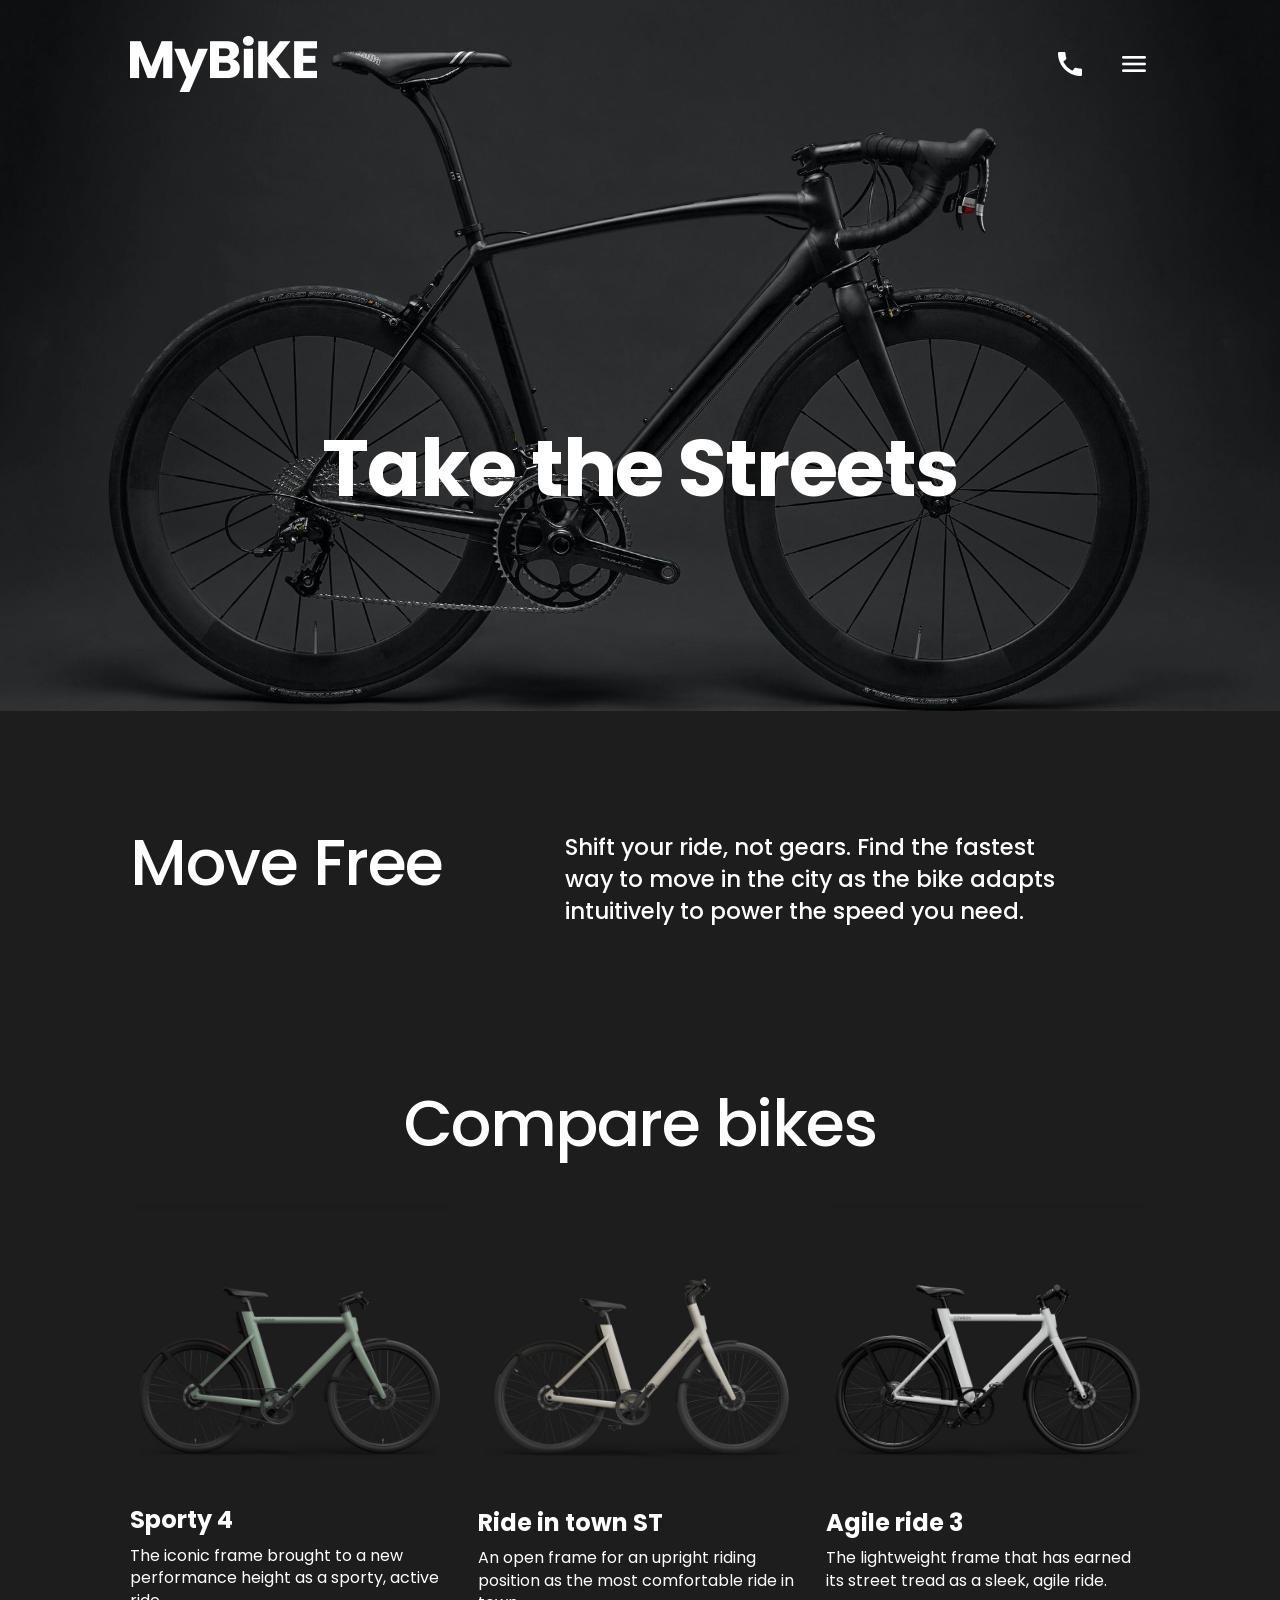
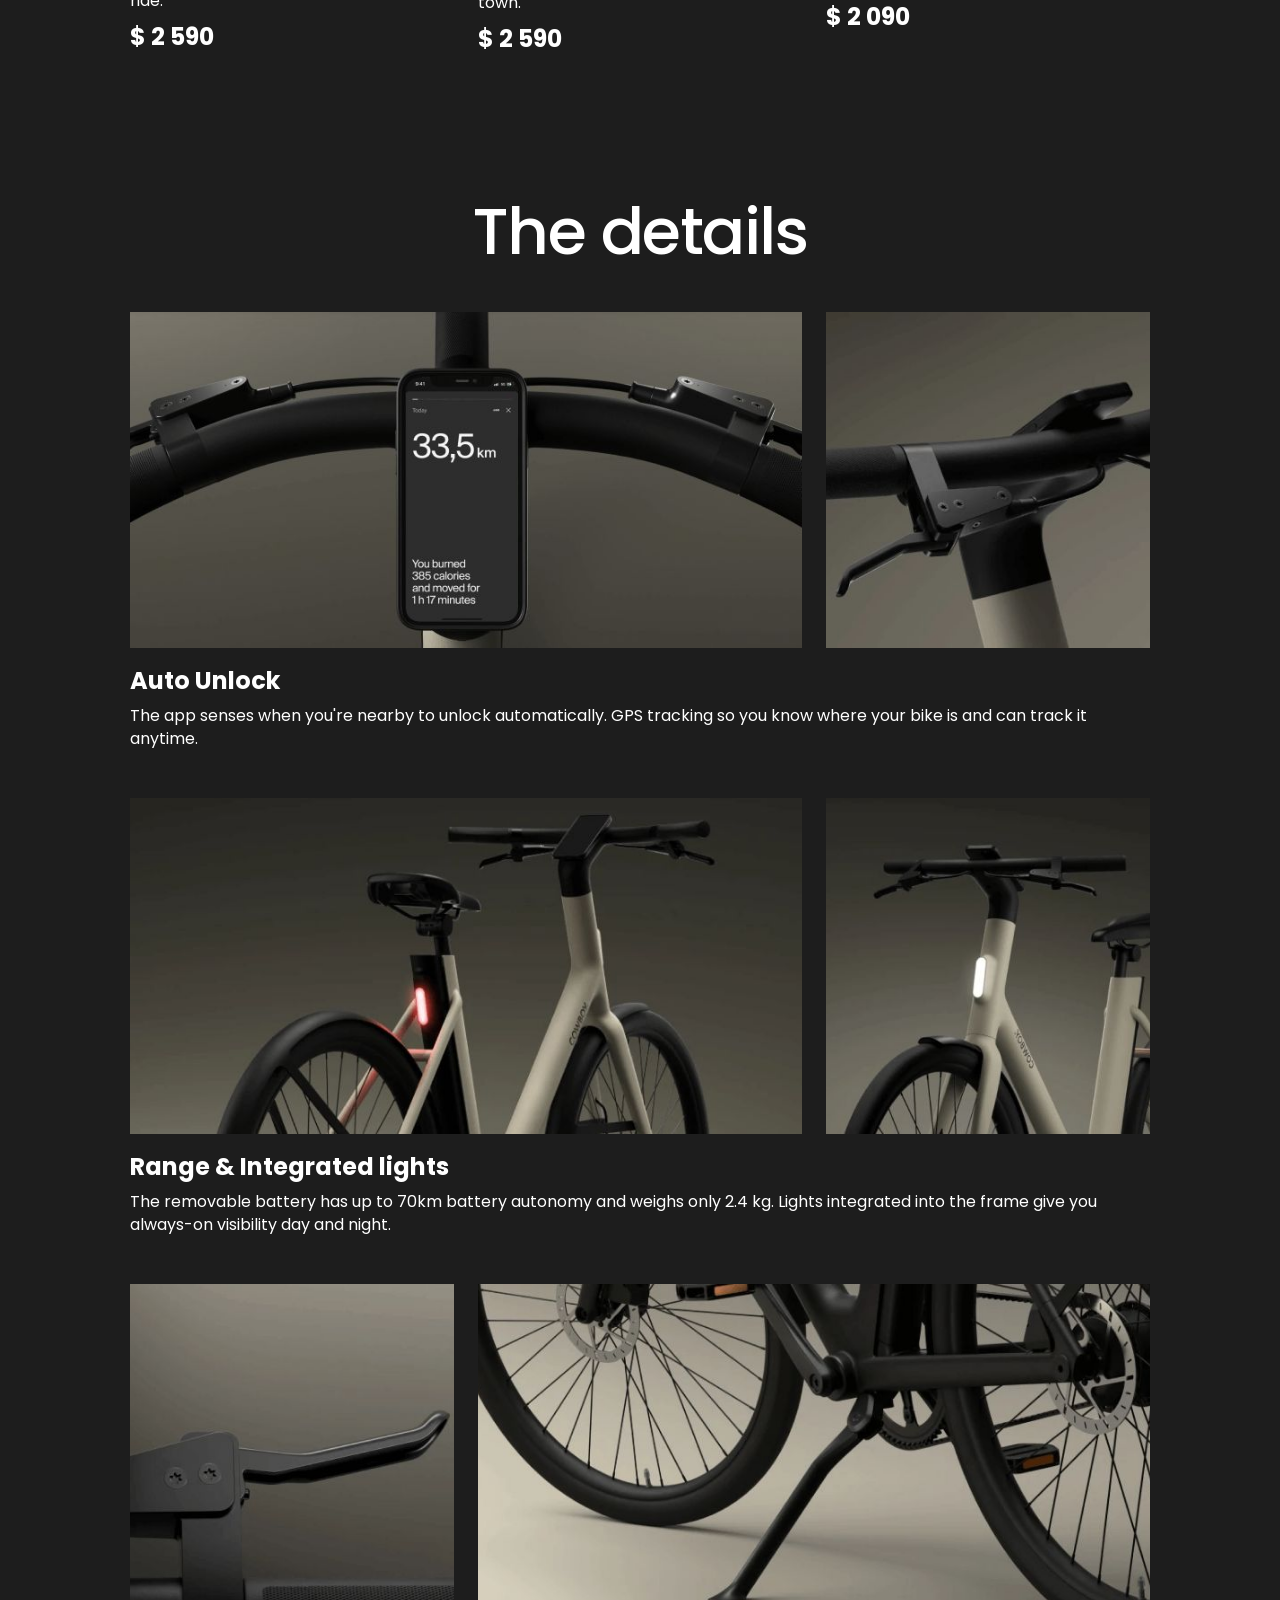
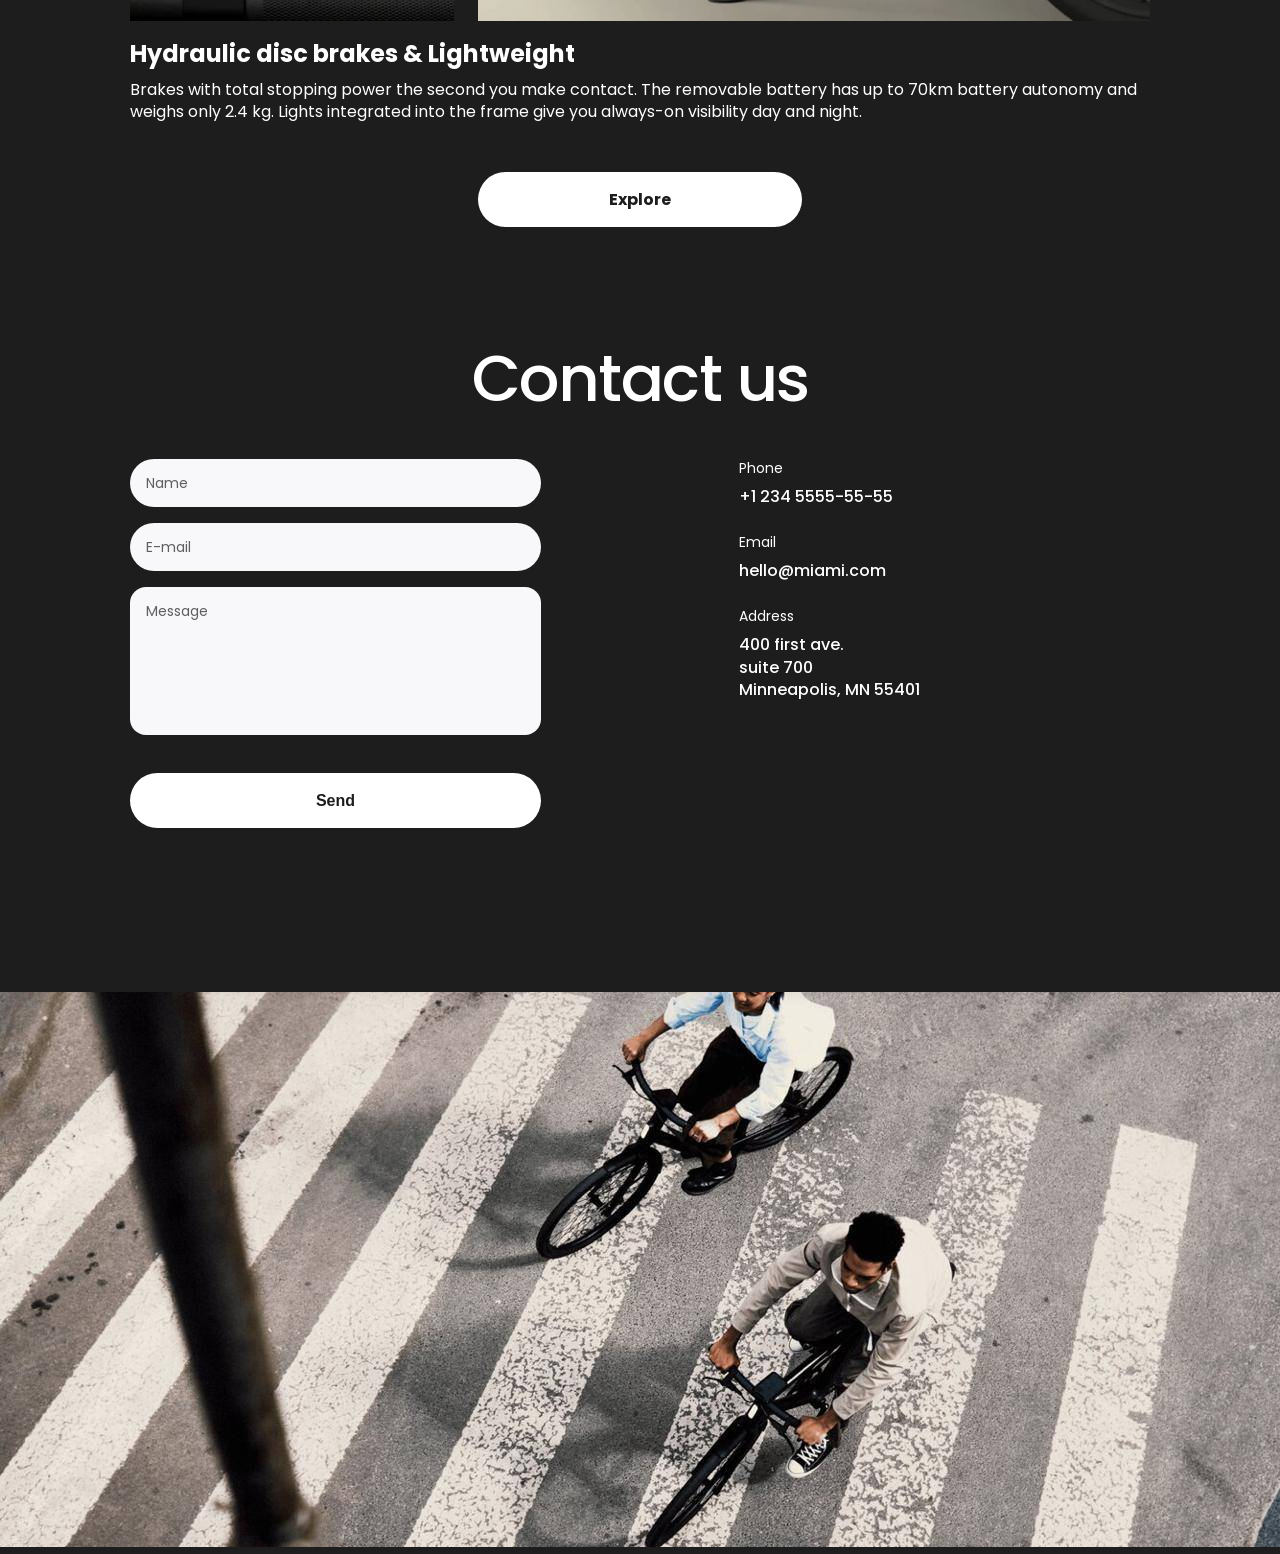
<file: index.html>
<!doctype html><html lang="en" class="page"><head><meta charset="utf-8"><meta name="viewport" content="width=device-width, initial-scale=1.0"><title>MY BIKE</title><link rel="icon shortcut" type="image/png" href="favicon.d0a94057.png"><link rel="preload" href="poppins-700-latin.0ebdad10.woff2" as="font" type="font/woff2" crossorigin><link rel="preload" href="poppins-400-latin.1110a71c.woff2" as="font" type="font/woff2" crossorigin><link rel="stylesheet" href="index.bfd3c844.css"></head><body class="page__body"> <header class="header"> <div class="top-bar"> <a href="#" class="top-bar__logo"> <img src="logo@2x.9d4ab7f3.png" alt="My Bike logo" class="top-bar__logo--img"> </a> <div class="top-bar__icons"> <a href="tel:+123455555555" class="icon icon--align icon--phone" aria-label="Call +1 234 555-55-55"> <p class="icon--phone-number">+1 234 555-55-55</p> </a> <a href="#menu" class="icon icon--menu" aria-label="Open menu"></a> </div> </div> <div class="header__bottom"> <h1 class="header__title">Take the Streets</h1> </div> </header> <aside class="menu page__menu" id="menu"> <div class="menu__top top-bar"> <a href="#" class="top-bar__logo"> <img src="logo-black@2x.73aa7e0c.png" alt="My Bike logo" class="top-bar__logo--img"> </a> <a href="#" class="icon icon--close" aria-label="Close menu"></a> </div> <div class="menu__content"> <nav class="menu__nav nav"> <ul class="nav__list"> <li class="nav__item"> <a href="#" class="nav__link"> Home </a> </li> <li class="nav__item"> <a href="#aboutUs" class="nav__link"> About Us </a> </li> <li class="nav__item"> <a href="#compare" class="nav__link"> Compare Bikes </a> </li> <li class="nav__item"> <a href="#details" class="nav__link"> Details </a> </li> <li class="nav__item"> <a href="#contacts" class="nav__link"> Contacts </a> </li> </ul> </nav> <a href="tel:++1 234 5555-55-55" class="menu__call-me"> +1 234 5555-55-55 </a> <a href="http://index.html" target="_blank" rel="noopener noreferrer" class="menu__book-a-ride"> Book a test ride </a> </div> </aside> <main class="container"> <section class="home home--align-left"> <h2 id="aboutUs" class="home__title section-title section-title--align-left"> Move Free </h2> <p class="home__info"> Shift your ride, not gears. Find the fastest way to move in the city as the bike adapts intuitively to power the speed you need. </p> </section> <section class="compare"> <h2 id="compare" class="section-title">Compare bikes</h2> <div class="compare__products"> <article class="compare__product product"> <img src="card-img.a211f84f.jpg" alt="bike" class="product__image"> <h3 class="product__title">Sporty 4</h3> <p class="product__info"> The iconic frame brought to a new performance height as a sporty, active ride. </p> <p class="product__price">$ 2 590</p> </article> <article class="compare__product product"> <img src="card-img_2.b91624c8.jpg" alt="bike" class="product__image"> <h3 class="product__title">Ride in town ST</h3> <p class="product__info"> An open frame for an upright riding position as the most comfortable ride in town. </p> <p class="product__price">$ 2 590</p> </article> <article class="compare__product product"> <img src="card-img3.ea52ce5d.jpg" alt="bike" class="product__image"> <h3 class="product__title">Agile ride 3</h3> <p class="product__info"> The lightweight frame that has earned its street tread as a sleek, agile ride. </p> <p class="product__price">$ 2 090</p> </article> </div> </section> <section class="details"> <h2 id="details" class="section-title">The details</h2> <div class="details__wrapper"> <article class="detail"> <div class="detail__photos"> <a href="#" class="detail__link detail__link--wide"> <img src="rectangle.0c6b7fab.jpg" alt="Auto Unlock feature" class="detail__photo"> </a> <a href="#" class="detail__link detail__link--square"> <img src="square.e79eda6d.jpg" alt="Auto Unlock close-up" class="detail__photo"> </a> </div> <h3 class="detail__title">Auto Unlock</h3> <p class="detail__description"> The app senses when you're nearby to unlock automatically. GPS tracking so you know where your bike is and can track it anytime. </p> </article> <article class="detail"> <div class="detail__photos"> <a href="#" class="detail__link detail__link--wide"> <img src="rectangle2.a7adf59f.jpg" alt="Range and integrated lights" class="detail__photo"> </a> <a href="#" class="detail__link detail__link--square"> <img src="square2.cda318b9.jpg" alt="Integrated lights close-up" class="detail__photo"> </a> </div> <h3 class="detail__title">Range & Integrated lights</h3> <p class="detail__description"> The removable battery has up to 70km battery autonomy and weighs only 2.4 kg. Lights integrated into the frame give you always-on visibility day and night. </p> </article> <article class="detail"> <div class="detail__photos"> <a href="#" class="detail__link detail__link--square"> <img src="square3.6a85c7df.jpg" alt="Hydraulic disc brakes close-up" class="detail__photo"> </a> <a href="#" class="detail__link detail__link--wide"> <img src="rectangle3.5cedb73d.jpg" alt="Lightweight bike frame" class="detail__photo"> </a> </div> <h3 class="detail__title">Hydraulic disc brakes & Lightweight</h3> <p class="detail__description"> Brakes with total stopping power the second you make contact. The removable battery has up to 70km battery autonomy and weighs only 2.4 kg. Lights integrated into the frame give you always-on visibility day and night. </p> </article> </div> <div class="details__wrapper-link">  <a class="details__explore-link" href="#" data-qa="hover"> Explore </a> </div> </section> </main> <footer class="footer"> <section class="contacts container"> <h2 id="contacts" class="section-title">Contact us</h2> <div class="contacts__wrapper"> <form class="contacts__form" onsubmit="this.reset(); return false;"> <input type="text" placeholder="Name" class="contacts__form--input" required> <input type="email" placeholder="E-mail" class="contacts__form--input" required> <textarea type="text" placeholder="Message" rows="4" cols="33" class="contacts__form--input contacts__form--textarea" required></textarea> <button type="submit" class="contacts__form--button">Send</button> </form> <address class="contacts__address"> <ul class="address__list"> <li class="address__item"> <p class="address__item--label">Phone</p> <a href="tel:+123455555555" class="address__item--link"> +1 234 5555-55-55 </a> </li> <li class="address__item"> <p class="address__item--label">Email</p> <a href="mailto:hello@miami.com" class="address__item--link"> hello@miami.com </a> </li> <li class="address__item"> <p class="address__item--label">Address</p> <a class="address__item--link" href="https://maps.app.goo.gl/YzVXZxo8uCahkorbA" target="_blank"> 400 first ave. <br> suite 700 <br> Minneapolis, MN 55401 </a> </li> </ul> </address> </div> </section> <img src="footer-bg.b10d24a8.jpeg" alt="bike on road" class="footer__img"> </footer> </body></html>
</file>
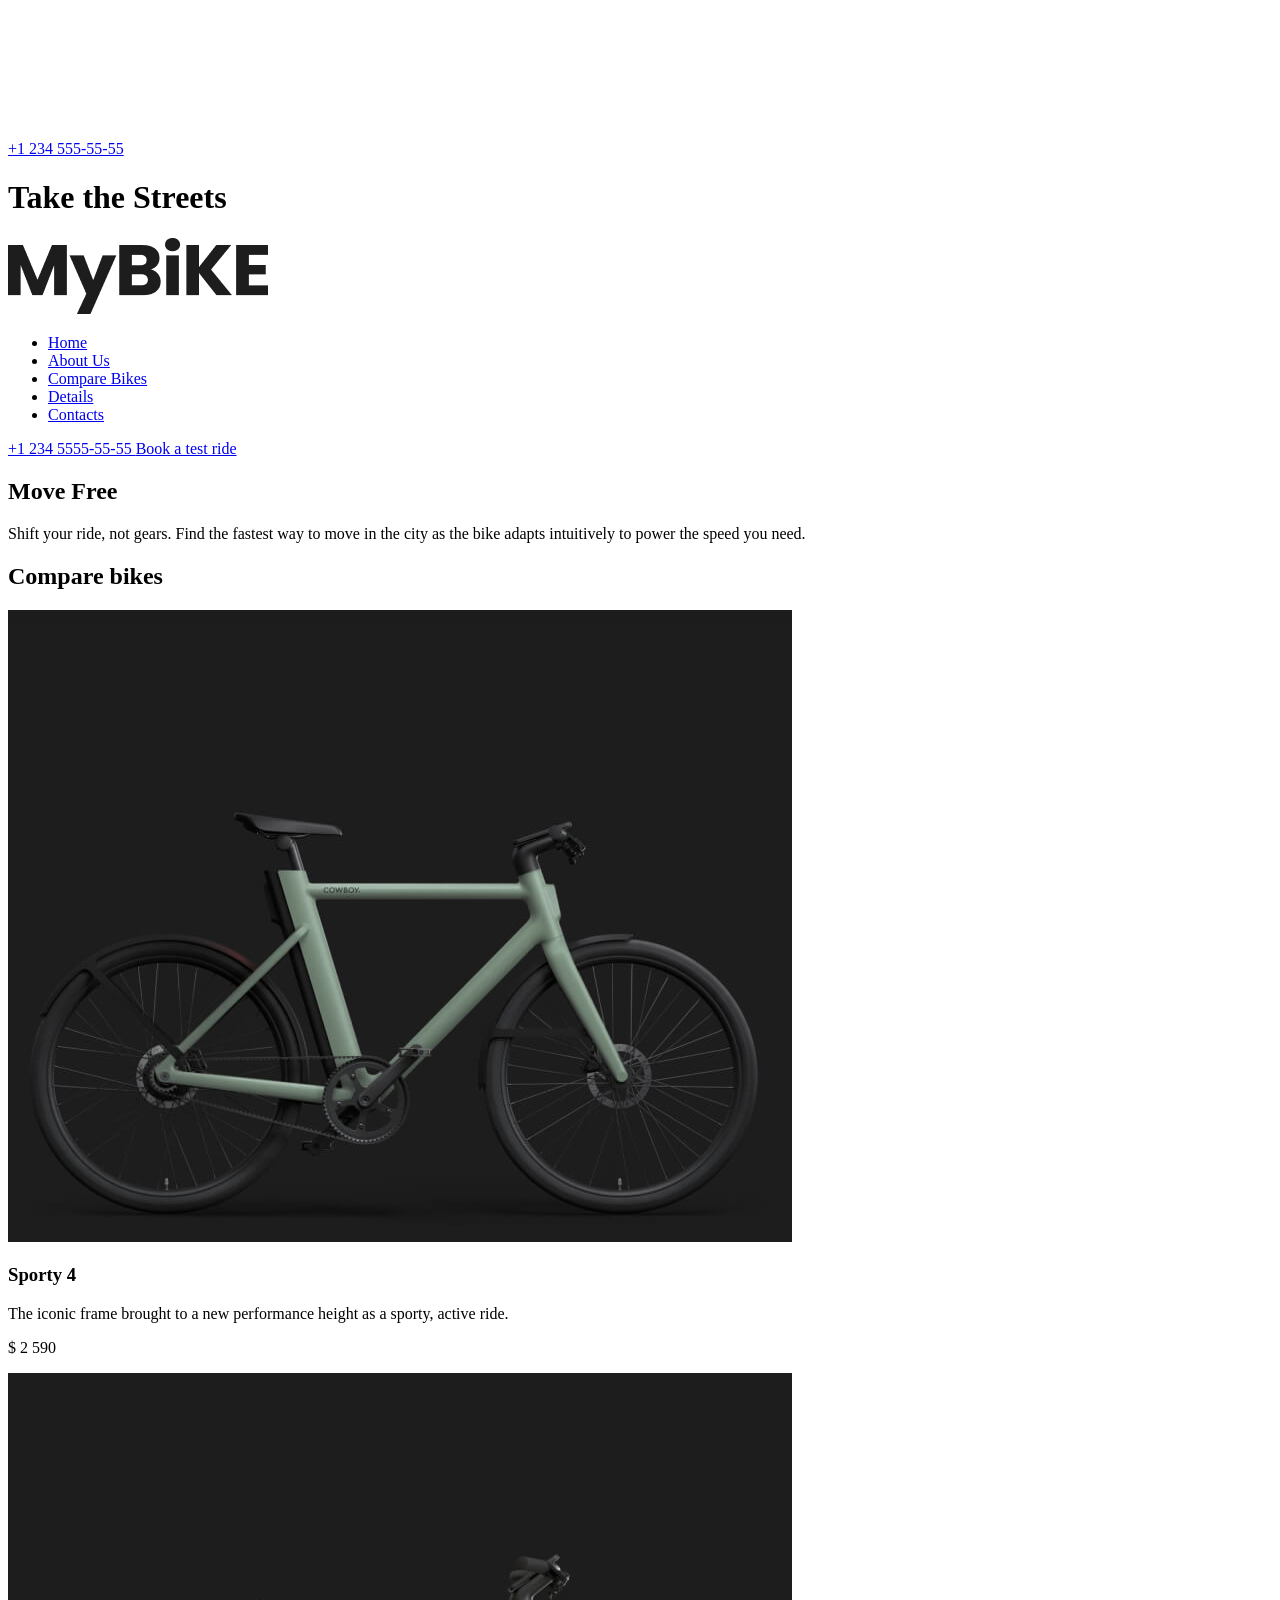
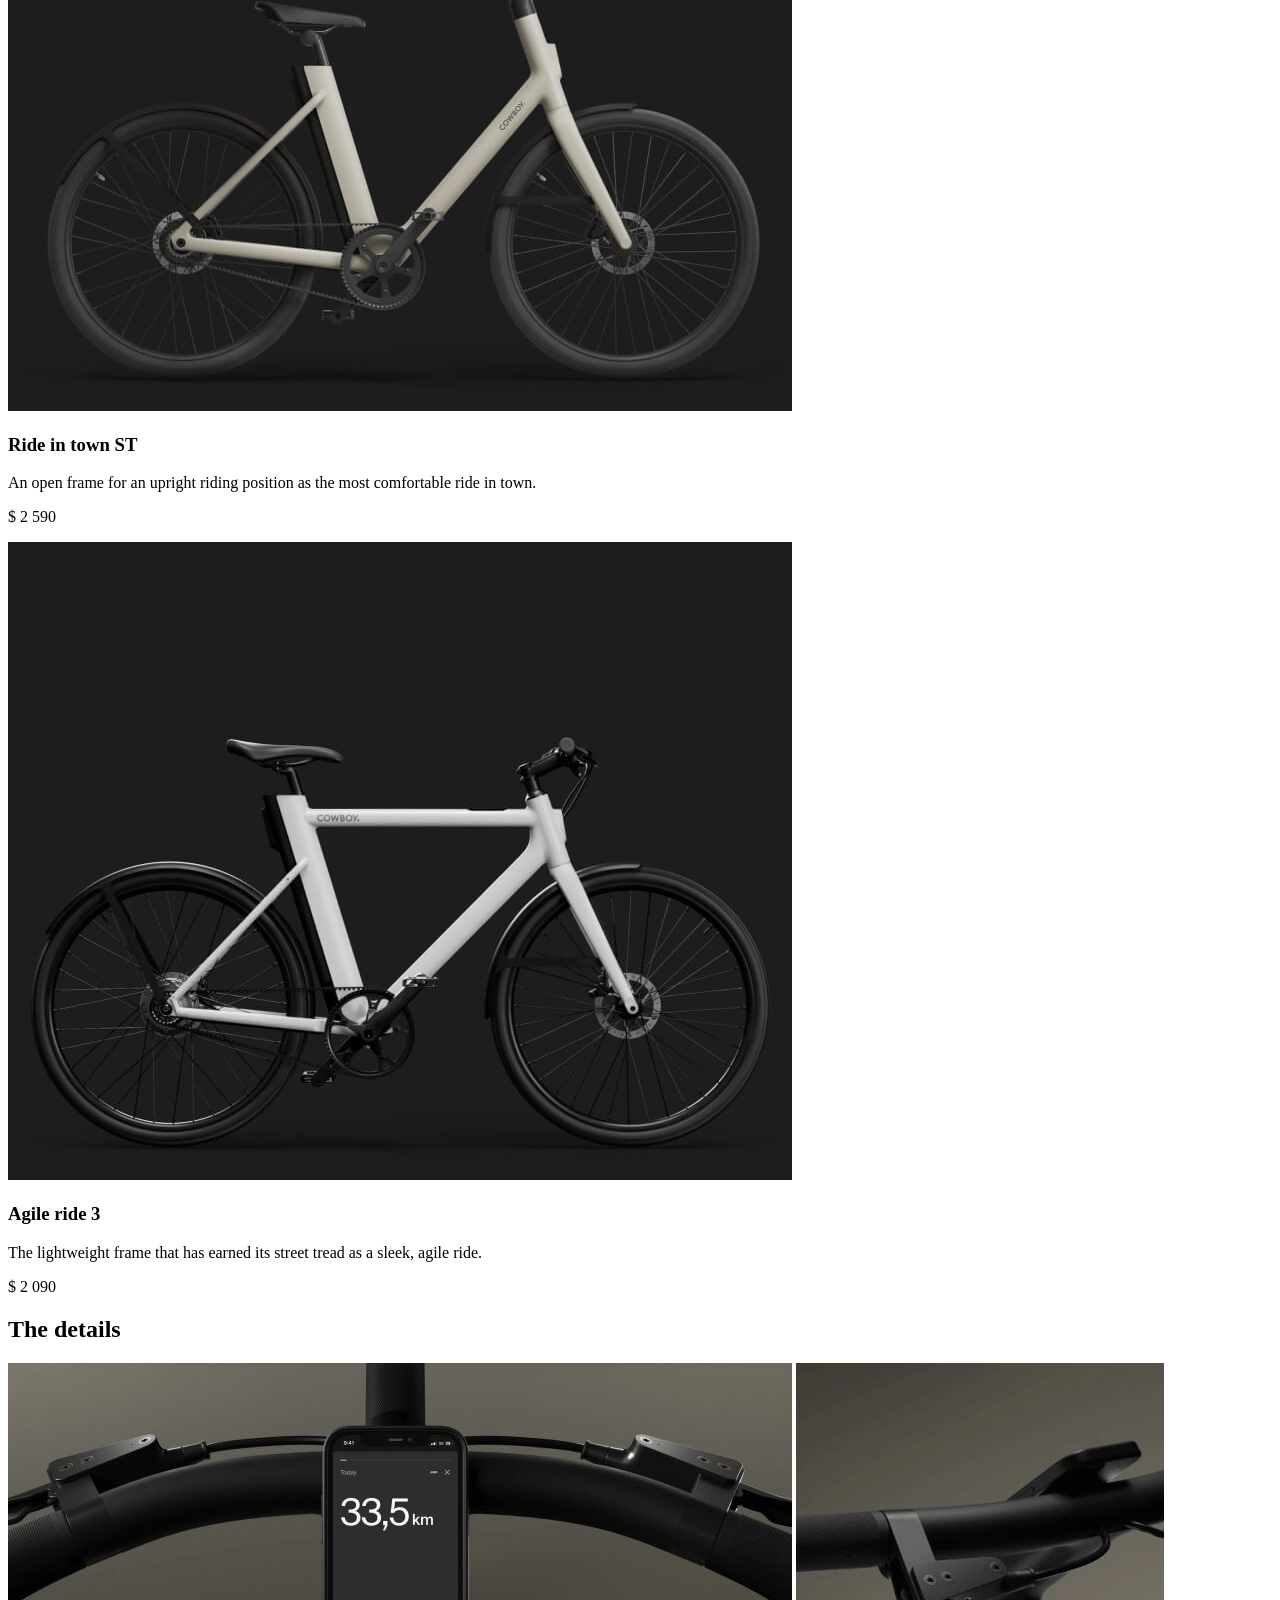
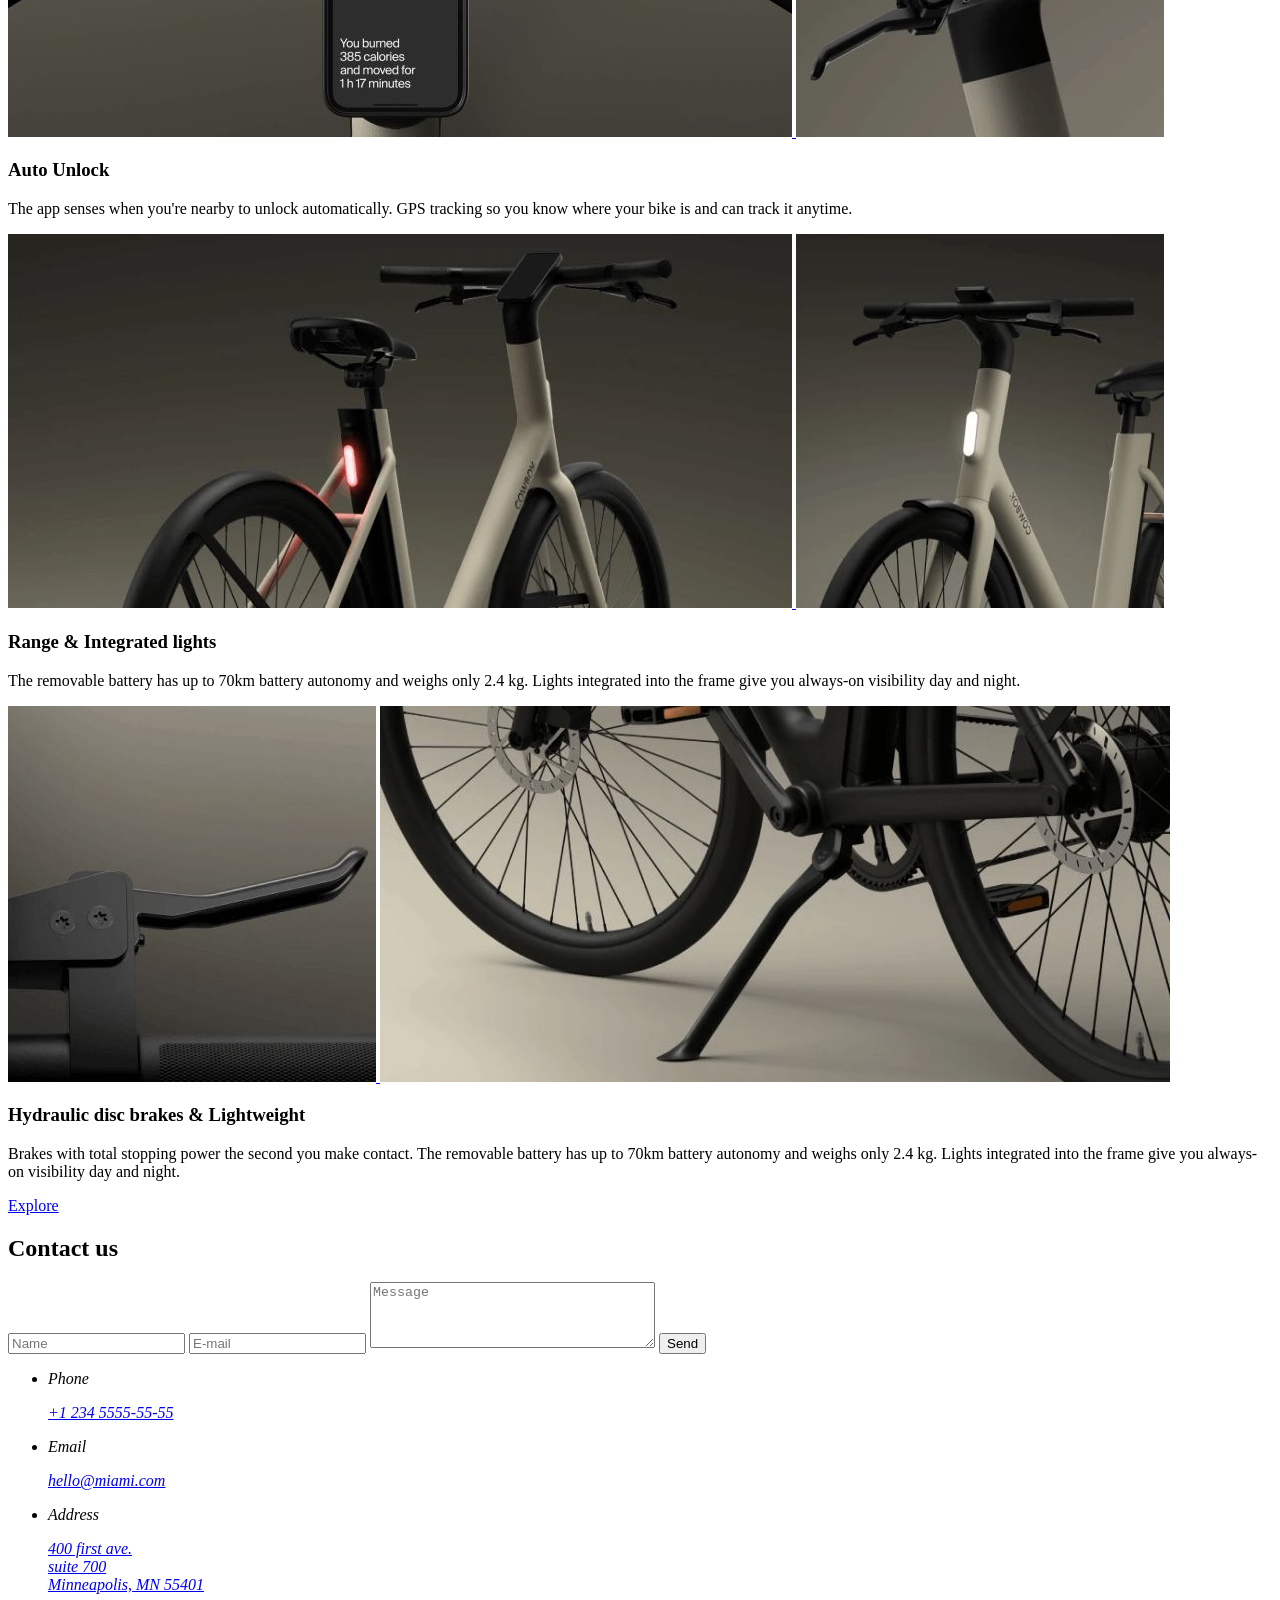
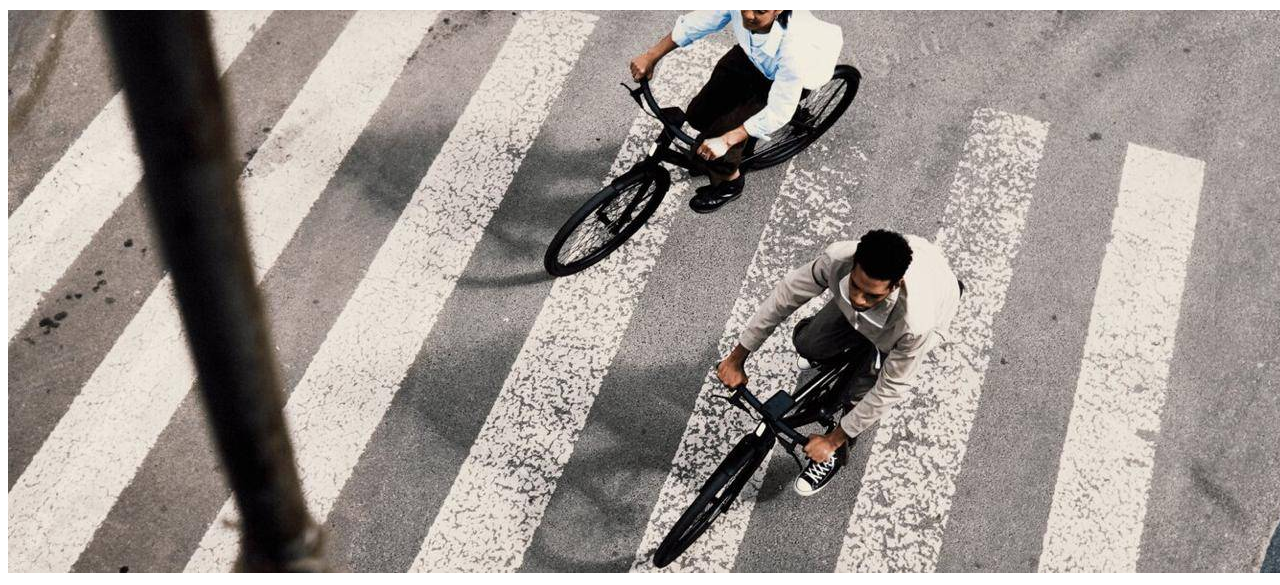
<file: src/index.html>
<!doctype html>
<html lang="en" class="page">
  <head>
    <meta charset="UTF-8" />
    <meta name="viewport" content="width=device-width, initial-scale=1.0" />
    <title>MY BIKE</title>
    <link
      rel="shortcut icon"
      type="image/png"
      href="images/icons/favicon.png"
    />
    <link
      rel="preload"
      href="./fonts/poppins-700-latin.woff2"
      as="font"
      type="font/woff2"
      crossorigin="anonymous"
    />
    <link
      rel="preload"
      href="./fonts/poppins-400-latin.woff2"
      as="font"
      type="font/woff2"
      crossorigin="anonymous"
    />
    <link rel="stylesheet" href="./styles/main.scss" />
  </head>

  <body class="page__body">
    <header class="header">
      <div class="top-bar">
        <a href="#" class="top-bar__logo">
          <img
            src="./images/logo@2x.png"
            alt="My Bike logo"
            class="top-bar__logo--img"
          />
        </a>
        <div class="top-bar__icons">
          <a
            href="tel:+123455555555"
            class="icon icon--phone icon--align"
            aria-label="Call +1 234 555-55-55"
          >
            <p class="icon--phone-number">+1 234 555-55-55</p>
          </a>
          <a
            href="#menu"
            class="icon icon--menu"
            aria-label="Open menu"
          ></a>
        </div>
      </div>

      <div class="header__bottom">
        <h1 class="header__title">Take the Streets</h1>
      </div>
    </header>

    <aside class="menu page__menu" id="menu">
      <div class="top-bar menu__top">
        <a href="#" class="top-bar__logo">
          <img
            src="images/logo-black@2x.png"
            alt="My Bike logo"
            class="top-bar__logo--img"
          />
        </a>
        <a
          href="#"
          class="icon icon--close"
          aria-label="Close menu"
        ></a>
      </div>

      <div class="menu__content">
        <nav class="nav menu__nav">
          <ul class="nav__list">
            <li class="nav__item">
              <a href="#" class="nav__link"> Home </a>
            </li>
            <li class="nav__item">
              <a href="#aboutUs" class="nav__link"> About Us </a>
            </li>
            <li class="nav__item">
              <a href="#compare" class="nav__link"> Compare Bikes </a>
            </li>
            <li class="nav__item">
              <a href="#details" class="nav__link"> Details </a>
            </li>
            <li class="nav__item">
              <a href="#contacts" class="nav__link"> Contacts </a>
            </li>
          </ul>
        </nav>
        <a href="tel:++1 234 5555-55-55" class="menu__call-me">
          +1 234 5555-55-55
        </a>
        <a
          href="http://index.html"
          target="_blank"
          rel="noopener noreferrer"
          class="menu__book-a-ride"
        >
          Book a test ride
        </a>
      </div>
    </aside>

    <main class="container">
      <section class="home home--align-left">
        <h2
          id="aboutUs"
          class="section-title section-title--align-left home__title"
        >
          Move Free
        </h2>
        <p class="home__info">
          Shift your ride, not gears. Find the fastest way to move in the city
          as the bike adapts intuitively to power the speed you need.
        </p>
      </section>

      <section class="compare">
        <h2 id="compare" class="section-title">Compare bikes</h2>

        <div class="compare__products">
          <article class="product compare__product">
            <img
              src="./images/card-img.jpg"
              alt="bike"
              class="product__image"
            />
            <h3 class="product__title">Sporty 4</h3>
            <p class="product__info">
              The iconic frame brought to a new performance height as a sporty,
              active ride.
            </p>
            <p class="product__price">$ 2 590</p>
          </article>

          <article class="product compare__product">
            <img
              src="./images/card-img_2.jpg"
              alt="bike"
              class="product__image"
            />
            <h3 class="product__title">Ride in town ST</h3>
            <p class="product__info">
              An open frame for an upright riding position as the most
              comfortable ride in town.
            </p>
            <p class="product__price">$ 2 590</p>
          </article>

          <article class="product compare__product">
            <img
              src="./images/card-img3.jpg"
              alt="bike"
              class="product__image"
            />
            <h3 class="product__title">Agile ride 3</h3>
            <p class="product__info">
              The lightweight frame that has earned its street tread as a sleek,
              agile ride.
            </p>
            <p class="product__price">$ 2 090</p>
          </article>
        </div>
      </section>

      <section class="details">
        <h2 id="details" class="section-title">The details</h2>

        <div class="details__wrapper">
          <article class="detail">
            <div class="detail__photos">
              <a href="#" class="detail__link detail__link--wide">
                <img
                  src="./images/rectangle.jpg"
                  alt="Auto Unlock feature"
                  class="detail__photo"
                />
              </a>
              <a href="#" class="detail__link detail__link--square">
                <img
                  src="./images/square.jpg"
                  alt="Auto Unlock close-up"
                  class="detail__photo"
                />
              </a>
            </div>
            <h3 class="detail__title">Auto Unlock</h3>
            <p class="detail__description">
              The app senses when you're nearby to unlock automatically. GPS
              tracking so you know where your bike is and can track it anytime.
            </p>
          </article>

          <article class="detail">
            <div class="detail__photos">
              <a href="#" class="detail__link detail__link--wide">
                <img
                  src="./images/rectangle2.jpg"
                  alt="Range and integrated lights"
                  class="detail__photo"
                />
              </a>
              <a href="#" class="detail__link detail__link--square">
                <img
                  src="./images/square2.jpg"
                  alt="Integrated lights close-up"
                  class="detail__photo"
                />
              </a>
            </div>
            <h3 class="detail__title">Range & Integrated lights</h3>
            <p class="detail__description">
              The removable battery has up to 70km battery autonomy and weighs
              only 2.4 kg. Lights integrated into the frame give you always-on
              visibility day and night.
            </p>
          </article>

          <article class="detail">
            <div class="detail__photos">
              <a href="#" class="detail__link detail__link--square">
                <img
                  src="./images/square3.jpg"
                  alt="Hydraulic disc brakes close-up"
                  class="detail__photo"
                />
              </a>
              <a href="#" class="detail__link detail__link--wide">
                <img
                  src="./images/rectangle3.jpg"
                  alt="Lightweight bike frame"
                  class="detail__photo"
                />
              </a>
            </div>
            <h3 class="detail__title">Hydraulic disc brakes & Lightweight</h3>
            <p class="detail__description">
              Brakes with total stopping power the second you make contact. The
              removable battery has up to 70km battery autonomy and weighs only
              2.4 kg. Lights integrated into the frame give you always-on
              visibility day and night.
            </p>
          </article>
        </div>
        <div class="details__wrapper-link">
          <!-- linthtml-configure attr-new-line="false" -->
          <a class="details__explore-link" href="#" data-qa="hover">
            Explore
          </a>
        </div>
      </section>
    </main>

    <footer class="footer">
      <section class="contacts container">
        <h2 id="contacts" class="section-title">Contact us</h2>
        <div class="contacts__wrapper">
          <form class="contacts__form" onsubmit="this.reset(); return false;">
            <input
              type="text"
              placeholder="Name"
              class="contacts__form--input"
              required
            />
            <input
              type="email"
              placeholder="E-mail"
              class="contacts__form--input"
              required
            />
            <textarea
              type="text"
              placeholder="Message"
              rows="4"
              cols="33"
              class="contacts__form--input contacts__form--textarea"
              required
            ></textarea>
            <button type="submit" class="contacts__form--button">Send</button>
          </form>
          <address class="contacts__address">
            <ul class="address__list">
              <li class="address__item">
                <p class="address__item--label">Phone</p>
                <a href="tel:+123455555555" class="address__item--link">
                  +1 234 5555-55-55
                </a>
              </li>
              <li class="address__item">
                <p class="address__item--label">Email</p>
                <a href="mailto:hello@miami.com" class="address__item--link">
                  hello@miami.com
                </a>
              </li>
              <li class="address__item">
                <p class="address__item--label">Address</p>
                <a
                  class="address__item--link"
                  href="https://maps.app.goo.gl/YzVXZxo8uCahkorbA"
                  target="_blank"
                >
                  400 first ave.
                  <br />
                  suite 700
                  <br />
                  Minneapolis, MN 55401
                </a>
              </li>
            </ul>
          </address>
        </div>
      </section>
      <img
        src="./images/footer-bg.jpeg"
        alt="bike on road"
        class="footer__img"
      />
    </footer>
  </body>
</html>
</file>
<file: index.bfd3c844.css>
@font-face{font-family:Poppins;font-style:normal;font-weight:400;font-display:swap;src:url(poppins-400-latin.1110a71c.woff2)format("woff2")}@font-face{font-family:Poppins;font-style:normal;font-weight:500;font-display:swap;src:url(poppins-500-latin.637939bc.woff2)format("woff2")}@font-face{font-family:Poppins;font-style:normal;font-weight:600;font-display:swap;src:url(poppins-600-latin.414c1233.woff2)format("woff2")}@font-face{font-family:Poppins;font-style:normal;font-weight:700;font-display:swap;src:url(poppins-700-latin.0ebdad10.woff2)format("woff2")}h1,h2,h3,p{margin:0}.page{scroll-behavior:smooth;min-width:320px;font-family:Poppins,system-ui,-apple-system,BlinkMacSystemFont,Segoe UI,Roboto,Noto Sans,Ubuntu,Cantarell,Helvetica Neue,sans-serif;font-size:16px;line-height:22.4px}.page__body{color:#fff;background-color:#1d1d1d;margin:0}.page__menu{opacity:0;pointer-events:none;transition:all .3s;position:fixed;top:0;left:0;right:0;transform:translate(-100%)}.page__menu:target{opacity:1;pointer-events:all;transform:translate(0)}.page:has(.page__menu:target){overflow:hidden}.header{box-sizing:border-box;background-image:url(header-bg1.7dbb2518.jpg);background-position:right -100px bottom 0;background-repeat:no-repeat;background-size:cover;-ms-flex-direction:column;flex-direction:column;-ms-flex-pack:justify;justify-content:space-between;height:100vh;display:-ms-flexbox;display:flex}@media (min-width:744px){.header{background-position:50%;max-height:628px}}@media (min-width:1260px){.header{max-height:711px}}.header__bottom{padding-bottom:88px;padding-left:20px;padding-right:20px}@media (min-width:744px){.header__bottom{padding-bottom:130px}}@media (min-width:1260px){.header__bottom{padding-bottom:203px}}@media (min-width:744px){.header__bottom{padding-left:72px;padding-right:72px}}@media (min-width:1260px){.header__bottom{max-width:1020px;margin-left:auto;margin-right:auto;padding-left:120px;padding-right:120px}}.header__title{text-align:center;margin:0;font-size:32px;font-weight:700;line-height:36px}@media (min-width:744px){.header__title{letter-spacing:-1.5px;font-size:64px;line-height:64px}}@media (min-width:1260px){.header__title{font-size:80px;line-height:80px}}.top-bar{-ms-flex-pack:justify;justify-content:space-between;-ms-flex-align:center;align-items:center;padding:24px 20px;display:-ms-flexbox;display:flex}@media (min-width:744px){.top-bar{padding-left:72px;padding-right:72px}}@media (min-width:1260px){.top-bar{max-width:1020px;margin-left:auto;margin-right:auto;padding-left:120px;padding-right:120px}}@media (min-width:744px){.top-bar{padding-top:36px;padding-bottom:36px}}@media (min-width:1260px){.top-bar{width:1020px}}.top-bar__logo{transition:transform .3s cubic-bezier(.4,0,.2,1);display:-ms-flexbox;display:flex}.top-bar__logo:hover{transform:scale(1.2)}.top-bar__logo--img{height:38px}@media (min-width:744px){.top-bar__logo--img{height:56px}}.top-bar__icons{gap:24px;display:-ms-flexbox;display:flex}@media (min-width:744px){.top-bar__icons{gap:32px}}.icon{background-size:cover;width:24px;height:24px;transition:transform .3s cubic-bezier(.4,0,.2,1);display:block}.icon:hover{transform:scale(1.2)}@media (min-width:744px){.icon{width:32px;height:32px}}.icon--align{position:relative}.icon--phone{background-image:url(icon-phone-call@2x.2fa25b2d.png)}.icon--phone-number{letter-spacing:2px;color:#fff;width:max-content;font-size:12px;font-weight:700;line-height:16px;display:none;position:absolute;bottom:7px;right:50px}@media (min-width:1260px){.icon--phone:hover .icon--phone-number{display:block}}.icon--menu{background-image:url(icon-burger-menu@2x.07823bb7.png)}.icon--menu:hover{background-image:url(icon-burger-menu-hover.35593c16.png)}.icon--close{background-image:url(icon-close@2x.d88ad47c.png)}.menu{box-sizing:border-box;color:#1d1d1d;text-transform:uppercase;background-color:#c2c2c2;height:100vh;font-weight:600;overflow:auto}.menu__top{z-index:1;background-color:#c2c2c2;margin-bottom:24px;position:sticky;top:0}@media (min-width:744px){.menu__top{margin-bottom:0}}.menu__content{padding-left:20px;padding-right:20px}@media (min-width:744px){.menu__content{padding-left:72px;padding-right:72px}}@media (min-width:1260px){.menu__content{max-width:1020px;margin-left:auto;margin-right:auto;padding-left:120px;padding-right:120px}}.menu__nav{margin-bottom:40px}.menu__call-me{color:inherit;margin-bottom:16px;font-size:16px;line-height:27px;text-decoration:none;display:block}.menu__book-a-ride{color:inherit;border-bottom:1px solid #1d1d1d;width:fit-content;padding-bottom:7px;font-size:16px;line-height:27px;text-decoration:none;display:block}.nav__list{letter-spacing:2px;-ms-flex-direction:column;flex-direction:column;gap:32px;margin:0;padding:0;font-size:22px;line-height:22px;list-style:none;display:-ms-flexbox;display:flex}.nav__link{color:inherit;transform-origin:0;text-decoration:none;transition:transform .3s cubic-bezier(.4,0,.2,1);position:relative}.nav__link:after{content:"";transform-origin:100%;background-color:#1d1d1d;width:100%;height:1px;transition:transform .3s cubic-bezier(.4,0,.2,1);display:block;position:absolute;bottom:-8px;left:0;transform:scaleX(0)}.nav__link:hover:after{transform-origin:0;transform:scaleX(1)}.container{padding-top:60px;padding-left:20px;padding-right:20px}@media (min-width:744px){.container{padding-left:72px;padding-right:72px}}@media (min-width:1260px){.container{max-width:1020px;margin-left:auto;margin-right:auto;padding-left:120px;padding-right:120px}}@media (min-width:744px){.container{padding-top:120px}}.section-title{letter-spacing:-1.5px;text-align:center;margin-bottom:48px;font-size:32px;font-weight:500;line-height:32px}.section-title--align-left{text-align:left;margin-bottom:32px}@media (min-width:744px){.section-title--align-left{margin-bottom:0}.section-title{font-size:48px;line-height:48px}}@media (min-width:1260px){.section-title{font-size:64px;line-height:64px}}.home{--columns:2;grid-template-columns:repeat(var(--columns),1fr);column-gap:24px;display:grid}@media (min-width:744px){.home{--columns:6}}@media (min-width:1260px){.home{--columns:12}}.home__title{grid-column:1/-1}@media (min-width:744px){.home__title{grid-column:1/4}}@media (min-width:1260px){.home__title{grid-column:span 5}}.home__info{grid-column:1/-1;font-size:23px;font-weight:500;line-height:32.2px}@media (min-width:744px){.home__info{grid-column:4/-1}}@media (min-width:1260px){.home__info{grid-column:span 6}}.compare{margin-top:92px}@media (min-width:744px){.compare{margin-top:132px}}@media (min-width:1260px){.compare{margin-top:164px}}.compare__products{--columns:2;grid-template-columns:repeat(var(--columns),1fr);gap:40px 24px;display:grid}@media (min-width:744px){.compare__products{--columns:6}}@media (min-width:1260px){.compare__products{--columns:12}}@media (min-width:744px){.compare__products{row-gap:48px}}.compare__product{grid-column:1/-1}@media (min-width:744px){.compare__product{grid-column:2/-2}}@media (min-width:1260px){.compare__product{grid-column:span 4}}.product__image{width:100%;margin-bottom:32px;transition:transform .3s cubic-bezier(.4,0,.2,1)}.product__image:hover{transform:scale(1.2)}.product__title{margin-bottom:8px;font-size:24px;line-height:33.6px}.product__info{margin-bottom:8px}.product__price{font-size:24px;font-weight:700;line-height:33.6px}.details{margin-top:92px}@media (min-width:744px){.details{margin-top:120px}}@media (min-width:1260px){.details{margin-top:144px}}.details__wrapper{row-gap:40px;margin-bottom:40px;display:grid}@media (min-width:744px){.details__wrapper{row-gap:48px;margin-bottom:48px}}.details__wrapper-link{--columns:2;grid-template-columns:repeat(var(--columns),1fr);column-gap:24px;display:grid}@media (min-width:744px){.details__wrapper-link{--columns:6}}@media (min-width:1260px){.details__wrapper-link{--columns:12}}.details__explore-link{color:#1d1d1d;text-align:center;background-color:#fff;border-radius:40px;grid-column:1/-1;width:100%;padding-top:14px;padding-bottom:14px;font-size:16px;font-weight:700;line-height:27px;text-decoration:none;transition:all .3s cubic-bezier(.4,0,.2,.7);display:block}.details__explore-link:hover,.details__explore-link:focus{box-shadow:1px 4px 16px rgba(232,232,240,.4)}@media (min-width:744px){.details__explore-link{grid-column:2/-2}}@media (min-width:1260px){.details__explore-link{grid-column:5/-5}}.detail__title{margin-bottom:8px;font-size:24px;line-height:33.6px}.detail__photos{--columns:2;grid-template-columns:repeat(var(--columns),1fr);column-gap:24px;margin-bottom:16px;display:grid}@media (min-width:744px){.detail__photos{--columns:6}}@media (min-width:1260px){.detail__photos{--columns:12}}@media (min-width:744px){.detail__link--wide{grid-column:span 4}}@media (min-width:1260px){.detail__link--wide{grid-column:span 8}}@media (min-width:744px){.detail__link--square{grid-column:span 2}}@media (min-width:1260px){.detail__link--square{grid-column:span 4}}.detail__photo{object-fit:cover;width:100%;height:100%;transition:transform .3s cubic-bezier(.4,0,.2,1)}.detail__photo:hover{transform:scaleY(1.1)}.contacts{margin-bottom:120px}@media (min-width:744px){.contacts{margin-bottom:102px}}@media (min-width:1260px){.contacts{margin-bottom:164px}}.contacts__wrapper{--columns:2;grid-template-columns:repeat(var(--columns),1fr);gap:48px 24px;display:grid}@media (min-width:744px){.contacts__wrapper{--columns:6}}@media (min-width:1260px){.contacts__wrapper{--columns:12}}.contacts__form{grid-column:1/-1}@media (min-width:744px){.contacts__form{grid-column:span 3}}@media (min-width:1260px){.contacts__form{grid-column:span 5}}.contacts__form--input{box-sizing:border-box;border:unset;color:#1d1d1d;background-color:#f8f8fa;border-radius:40px;width:100%;margin-bottom:16px;padding:14px 16px;font-family:inherit;font-size:14px;line-height:20px}.contacts__form--input::placeholder{color:#5e5e63;opacity:1}.contacts__form--input::placeholder{color:#5e5e63;opacity:1}.contacts__form--input:focus{outline:unset}.contacts__form--textarea{resize:none;border-radius:16px;height:148px;margin-bottom:32px}.contacts__form--button{border:unset;color:#1d1d1d;text-align:center;background-color:#fff;border-radius:40px;width:100%;padding-top:14px;padding-bottom:14px;font-size:16px;font-weight:700;line-height:27px;text-decoration:none;transition:all .3s cubic-bezier(.4,0,.2,.7);display:block}.contacts__form--button:hover,.contacts__form--button:focus{cursor:pointer;box-shadow:1px 4px 16px rgba(232,232,240,.4)}@media (min-width:744px){.contacts__form--button{grid-column:2/-2}}@media (min-width:1260px){.contacts__form--button{grid-column:5/-5}}.contacts__address{grid-column:1/-1;font-style:normal}@media (min-width:744px){.contacts__address{grid-column:span 3}}@media (min-width:1260px){.contacts__address{grid-column:8/-2}}.address__list{margin:0;padding:0;list-style:none}.address__item--label{margin-bottom:8px;font-size:14px;line-height:19.6px}.address__item--link{color:inherit;font-weight:500;text-decoration:none;transition:transform .3s cubic-bezier(.4,0,.2,1);display:block}.address__item--link:hover{transform:scaleY(1.2)}.address__item:not(:last-child){margin-bottom:24px}.footer__img{object-fit:cover;object-position:top right;width:100%;height:200px}@media (min-width:744px){.footer__img{height:480px}}@media (min-width:1260px){.footer__img{height:555px}}
/*# sourceMappingURL=index.bfd3c844.css.map */
</file>
